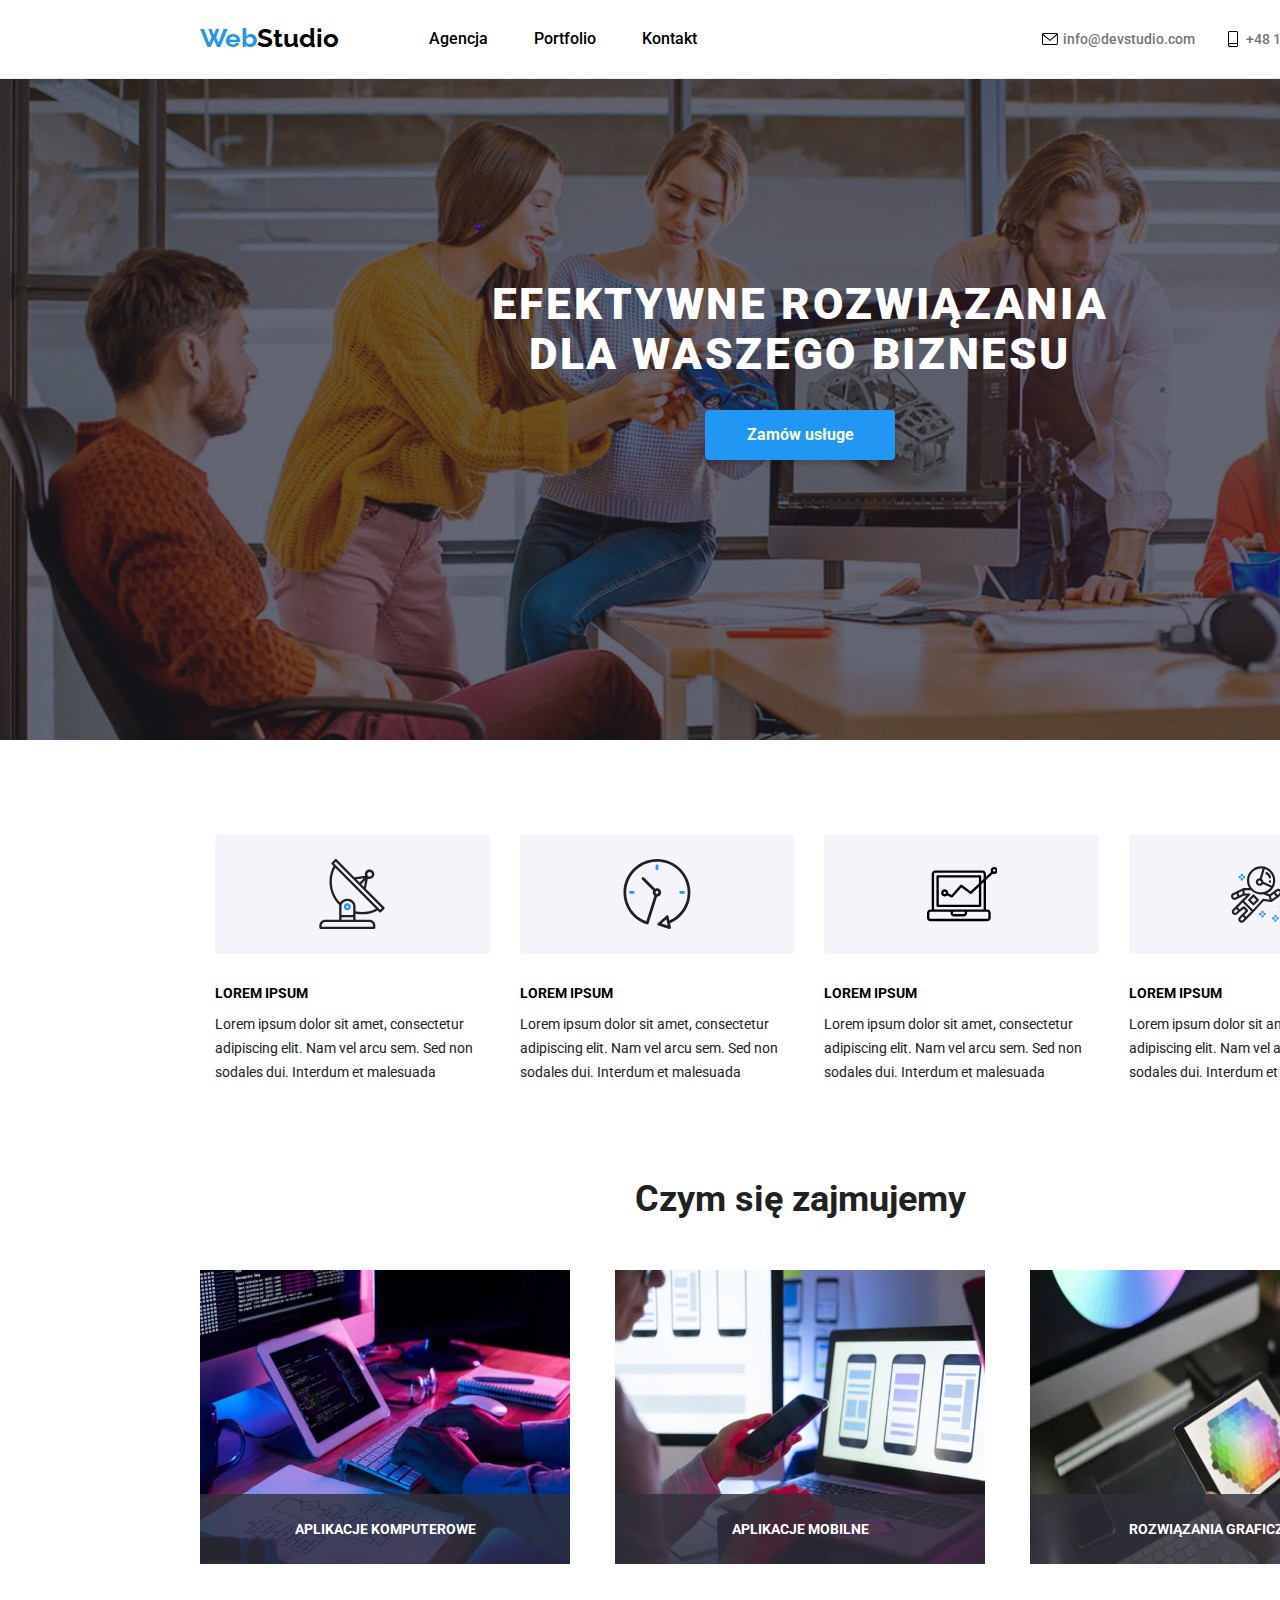
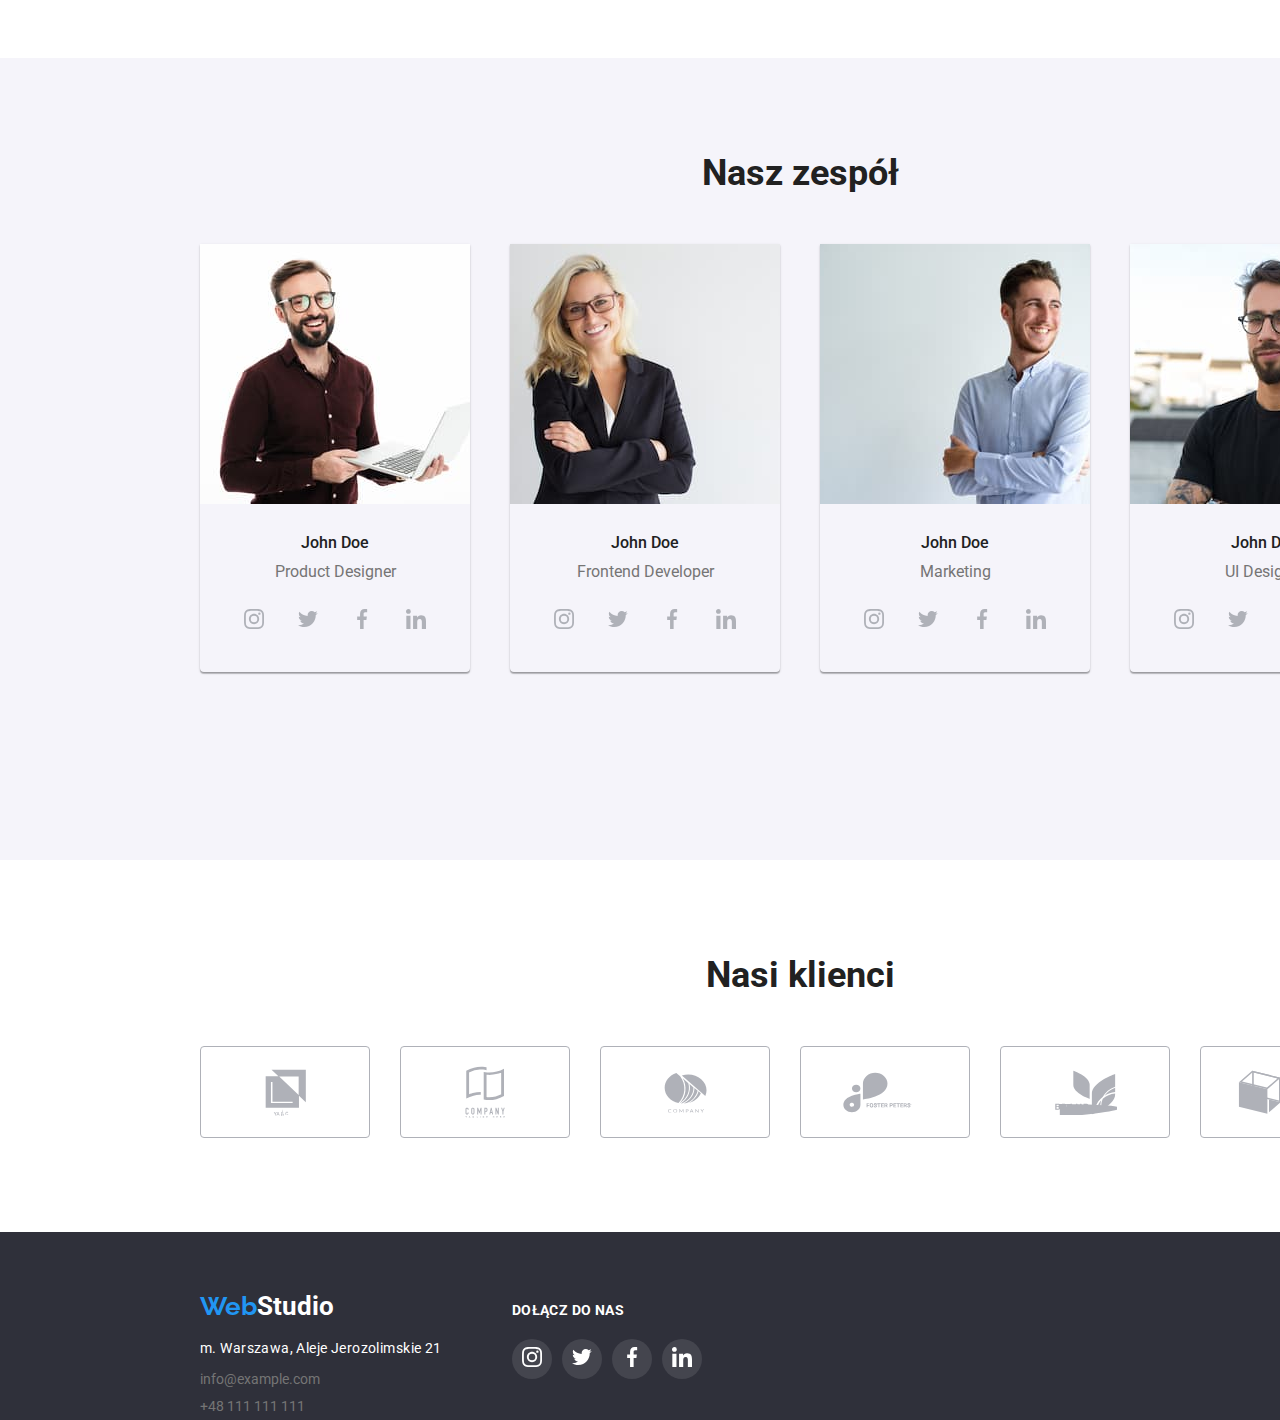
<file: index.html>
<!DOCTYPE html>
<html lang="pl">
  <head>
    <meta charset="UTF-8" />
    <meta http-equiv="X-UA-Compatible" content="IE=edge" />
    <meta name="viewport" content="width=device-width, initial-scale=1.0" />
    <title>Studio</title>
    <link
      rel="stylesheet"
      href="https://cdnjs.cloudflare.com/ajax/libs/modern-normalize/1.0.0/modern-normalize.min.css"
    />
    <link rel="stylesheet" href="css/style.css" />
    <link
      href="https://fonts.googleapis.com/css2?family=Raleway:wght@700&family=Roboto:wght@400;500;700;900&display=swap"
      rel="stylesheet"
    />
  </head>
  <body>
    <header class="page">
      <div class="container">
        <div class="navigation">
          <a href="index.html">
            <h2 class="logo-nav"><span class="header-nav">Web</span>Studio</h2>
          </a>
          <nav>
            <ul class="navigation-menu">
              <li>
                <a href="index.html" class="agency-active">Agencja</a>
              </li>
              <li>
                <a href="portfolio.html">Portfolio</a>
              </li>
              <li>
                <a href="#Kontakt">Kontakt</a>
              </li>
            </ul>
          </nav>
          <ul class="contact-links">
            <li>
              <a href="mailto:info@devstudio.com"
                ><svg class="icon-header" witdh="16" height="12">
                  <use href="./Images/Icons/icons.svg#icon-email"></use>
                </svg>
                info@devstudio.com
              </a>
            </li>
            <li>
              <a href="tel:+48111111111"
                ><svg class="icon-header" width="10" height="16">
                  <use
                    href="./Images/Icons/icons.svg#icon-smartphone"
                  ></use>
                  </svg>+48 111 111 111</a
              >
            </li>
          </ul>
        </div>
      </div>
    </header>
    <main>
      <div class="main-header">
        <div class="container">
          <div class="main-text-content">
            <h1 class="tittle-page">
              EFEKTYWNE ROZWIĄZANIA DLA WASZEGO BIZNESU
            </h1>
            <div class="backdrop is-hidden" data-modal>
              <div class="modal">
                <button type="button" class="close-btn" data-modal-close>
                  x
                </button>
              </div>
            </div>
            <button
              data-modal-open
              type="button"
              class="main-buttons"
              data-modal-open
            >
              Zamów usługe
            </button>
          </div>
        </div>
      </div>
      <div class="short-description">
        <div class="container">
          <ul class="description-lorem-ipsum">
            <li class="item-list-lorem-ipsum">
              <div class="icon-main-page">
                <svg width="70px" height="70px" viewBox="0 0 70 70">
                  <use href="./Images/Icons/icons.svg#icon-aerial"></use>
                </svg>
              </div>
              <h4 class="description-title">LOREM IPSUM</h4>
              <p class="description-text">
                Lorem ipsum dolor sit amet, consectetur adipiscing elit. Nam vel
                arcu sem. Sed non sodales dui. Interdum et malesuada
              </p>
            </li>
            <li class="item-list-lorem-ipsum">
              <div class="icon-main-page">
                <svg width="70px" height="70px" viewBox="0 0 70 70">
                  <use href="./Images/Icons/icons.svg#icon-clock"></use>
                </svg>
              </div>
              <h4 class="description-title">LOREM IPSUM</h4>
              <p class="description-text">
                Lorem ipsum dolor sit amet, consectetur adipiscing elit. Nam vel
                arcu sem. Sed non sodales dui. Interdum et malesuada
              </p>
            </li>
            <li class="item-list-lorem-ipsum">
              <div class="icon-main-page">
                <svg width="70px" height="70px" viewBox="0 0 70 70">
                  <use href="./Images/Icons/icons.svg#icon-computer"></use>
                </svg>
              </div>
              <h4 class="description-title">LOREM IPSUM</h4>
              <p class="description-text">
                Lorem ipsum dolor sit amet, consectetur adipiscing elit. Nam vel
                arcu sem. Sed non sodales dui. Interdum et malesuada
              </p>
            </li>
            <li class="item-list-lorem-ipsum">
              <div class="icon-main-page">
                <svg class="icon-list-svg" width="65" height="70">
                  <use href="./Images/Icons/icons.svg#icon-astronaut"></use>
                </svg>
              </div>
              <h4 class="description-title">LOREM IPSUM</h4>
              <p class="description-text">
                Lorem ipsum dolor sit amet, consectetur adipiscing elit. Nam vel
                arcu sem. Sed non sodales dui. Interdum et malesuada
              </p>
            </li>
          </ul>
        </div>
      </div>
      <section class="second-section">
        <div class="photos">
          <div class="container section">
            <h2>Czym się zajmujemy</h2>
            <ul class="photo list">
              <li class="photo-one">
                <div class="label">
                  <div class="text-label">
                    <p>aplikacje komputerowe</p>
                  </div>
                  <img
                    src="Images/Zdjecia/Images1.jpg"
                    alt="pisanie kodu"
                    width="370"
                    height="294"
                  />
                </div>
              </li>
              <li class="photo-two">
                <div class="label">
                  <div class="text-label">
                    <p>aplikacje mobilne</p>
                  </div>
                  <img
                    src="Images/Zdjecia/Images2.jpg"
                    alt="Konfiguracja telefonu"
                    width="370"
                    height="294"
                  />
                </div>
              </li>
              <li class="photo-three">
                <div class="label">
                  <div class="text-label">
                    <p>rozwiązania graficzne</p>
                  </div>
                  <img
                    src="Images/Zdjecia/Images3.jpg"
                    alt="wybieranie koloru"
                    width="370"
                    height="294"
                  />
                </div>
              </li>
            </ul>
          </div>
        </div>
      </section>
      <section class="dream-team">
        <div class="container">
          <h2 class="team-name"> Nasz zespół</h2>
          <ul class="selection-image">
            <li>
              <figure class="pictures">
                <img
                class="img"
                  src="Images/Praca/Pracownik11.jpg"
                  alt=" Product Designer John Doe"
                  width="270"
                  height="260"
                />
                <figcaption>
                  <p class="pictures-name">John Doe</p>
                  <p class="specialization">Product Designer</p>
                  <ul class="social-network-menu">
                    <span class="social-network">
                      <li class="social-network-list">
                        <a class="social-network-button-list" href="#">
                          <svg
                            class="social-network-icon"
                            width="20"
                            height="20"
                          >
                            <use
                              href="./Images/Icons/icons.svg#icon-instagram"
                            ></use>
                          </svg>
                        </a>
                      </li>
                      <li class="social-network-list">
                        <a class="social-network-button-list" href="#">
                          <svg
                            class="social-network-icon"
                            width="20"
                            height="20"
                          >
                            <use
                              href="./Images/Icons/icons.svg#icon-twiiter"
                            ></use>
                          </svg>
                        </a>
                      </li>
                      <li class="social-network-list">
                        <a class="social-network-button-list" href="#">
                          <svg
                            class="social-network-icon"
                            width="20"
                            height="20"
                          >
                            <use
                              href="./Images/Icons/icons.svg#icon-facebook"
                            ></use>
                          </svg>
                        </a>
                      </li>
                      <li class="social-network-list">
                        <a class="social-network-button-list" href="#">
                          <svg
                            class="social-network-icon"
                            width="20"
                            height="20"
                          >
                            <use
                              href="./Images/Icons/icons.svg#icon-linkedin"
                            ></use>
                          </svg>
                        </a>
                      </li>
                    </span>
                  </ul>
                </figcaption>
              </figure>
            </li>
            <li>
              <figure class="pictures">
                <img
                  class="img"
                  src="Images/Praca/Pracownik22.jpg"
                  alt="Kobieta  Frontend Developer "
                  width="270"
                  height="260"
                />
                <figcaption>
                  <p class="pictures-name">John Doe</p>
                  <p class="specialization">Frontend Developer</p>
                  <ul class="social-network-menu">
                    <span class="social-network">
                      <li class="social-network-list">
                        <a class="social-network-button-list" href="#">
                          <svg
                            class="social-network-icon"
                            width="20"
                            height="20"
                          >
                            <use
                              href="./Images/Icons/icons.svg#icon-instagram"
                            ></use>
                          </svg>
                        </a>
                      </li>
                      <li class="social-network-list">
                        <a class="social-network-button-list" href="#">
                          <svg
                            class="social-network-icon"
                            width="20"
                            height="20"
                          >
                            <use
                              href="./Images/Icons/icons.svg#icon-twiiter"
                            ></use>
                          </svg>
                        </a>
                      </li>
                      <li class="social-network-list">
                        <a class="social-network-button-list" href="#">
                          <svg
                            class="social-network-icon"
                            width="20"
                            height="20"
                          >
                            <use
                              href="./Images/Icons/icons.svg#icon-facebook"
                            ></use>
                          </svg>
                        </a>
                      </li>
                      <li class="social-network-list">
                        <a class="social-network-button-list" href="#">
                          <svg
                            class="social-network-icon"
                            width="20"
                            height="20"
                          >
                            <use
                              href="./Images/Icons/icons.svg#icon-linkedin"
                            ></use>
                          </svg>
                        </a>
                      </li>
                    </span>
                  </ul>
                </figcaption>
              </figure>
            </li>
            <li>
              <figure class="pictures">
                <img
                  class="img"
                  src="Images/Praca/Pracownik33.jpg"
                  alt="Specjalista marketnigu John Doe"
                  width="270"
                  height="260"
                />
                <figcaption>
                  <p class="pictures-name">John Doe</p>
                  <p class="specialization">Marketing</p>
                  <ul class="social-network-menu">
                    <span class="social-network">
                      <li class="social-network-list">
                        <a class="social-network-button-list" href="#">
                          <svg
                            class="social-network-icon"
                            width="20"
                            height="20"
                          >
                            <use
                              href="./Images/Icons/icons.svg#icon-instagram"
                            ></use>
                          </svg>
                        </a>
                      </li>
                      <li class="social-network-list">
                        <a class="social-network-button-list" href="#">
                          <svg
                            class="social-network-icon"
                            width="20"
                            height="20"
                          >
                            <use
                              href="./Images/Icons/icons.svg#icon-twiiter"
                            ></use>
                          </svg>
                        </a>
                      </li>
                      <li class="social-network-list">
                        <a class="social-network-button-list" href="#">
                          <svg
                            class="social-network-icon"
                            width="20"
                            height="20"
                          >
                            <use
                              href="./Images/Icons/icons.svg#icon-facebook"
                            ></use>
                          </svg>
                        </a>
                      </li>
                      <li class="social-network-list">
                        <a class="social-network-button-list" href="#">
                          <svg
                            class="social-network-icon"
                            width="20"
                            height="20"
                          >
                            <use
                              href="./Images/Icons/icons.svg#icon-linkedin"
                            ></use>
                          </svg>
                        </a>
                      </li>
                    </span>
                  </ul>
                </figcaption>
              </figure>
            </li>
            <li>
              <figure class="pictures">
                <img
                  class="img"
                  src="Images/Praca/Pracownik44.jpg"
                  alt="UI Designer John Doe"
                  width="270"
                  height="260"
                />
                <figcaption>
                  <p class="pictures-name">John Doe</p>
                  <p class="specialization">UI Designer</p>
                  <ul class="social-network-menu">
                    <span class="social-network">
                      <li class="social-network-list">
                        <a class="social-network-button-list" href="#">
                          <svg
                            class="social-network-icon"
                            width="20"
                            height="20"
                          >
                            <use
                              href="./Images/Icons/icons.svg#icon-instagram"
                            ></use>
                          </svg>
                        </a>
                      </li>
                      <li class="social-network-list">
                        <a class="social-network-button-list" href="#">
                          <svg
                            class="social-network-icon"
                            width="20"
                            height="20"
                          >
                            <use
                              href="./Images/Icons/icons.svg#icon-twiiter"
                            ></use>
                          </svg>
                        </a>
                      </li>
                      <li class="social-network-list">
                        <a class="social-network-button-list" href="#">
                          <svg
                            class="social-network-icon"
                            width="20"
                            height="20"
                          >
                            <use
                              href="./Images/Icons/icons.svg#icon-facebook"
                            ></use>
                          </svg>
                        </a>
                      </li>
                      <li class="social-network-list">
                        <a class="social-network-button-list" href="#">
                          <svg
                            class="social-network-icon"
                            width="20"
                            height="20"
                          >
                            <use
                              href="./Images/Icons/icons.svg#icon-linkedin"
                            ></use>
                          </svg>
                        </a>
                      </li>
                    </span>
                  </ul>
                </figcaption>
              </figure>
            </li>
          </ul>
        </div>
      </section>
      <section>
        <div class="container">
          <h2 class="client-list">Nasi klienci</h2>
          <ul class="primary-client-list">
            <li>
              <a class="clients" href="#">
                <svg class="primary-client-list-svg" width="41" height="47">
                  <use href="./Images/Icons/icons.svg#icon-company-1"></use>
                </svg>
              </a>
            </li>
            <li>
              <a class="clients" href="#">
                <svg class="primary-client-list-svg" width="40" height="52">
                  <use href="./Images/Icons/icons.svg#icon-company-2"></use>
                </svg>
              </a>
            </li>
            <li>
              <a class="clients" href="#">
                <svg class="primary-client-list-svg" width="43" height="41">
                  <use href="./Images/Icons/icons.svg#icon-company-3"></use>
                </svg>
              </a>
            </li>
            <li>
              <a class="clients" href="#">
                <svg class="primary-client-list-svg" width="84" height="41">
                  <use href="./Images/Icons/icons.svg#icon-company-4"></use>
                </svg>
              </a>
            </li>
            <li>
              <a class="clients" href="#">
                <svg class="primary-client-list-svg" width="63" height="45">
                  <use href="./Images/Icons/icons.svg#icon-company-5"></use>
                </svg>
              </a>
            </li>
            <li>
              <a class="clients" href="#">
                <svg class="primary-client-list-svg" width="94" height="44">
                  <use href="./Images/Icons/icons.svg#icon-company-6"></use>
                </svg>
              </a>
            </li>
          </ul>
        </div>
      </section>
    </main>
    <footer class="footer-navigation">
        <div class="container test">
            <div class="block">
            <a href="index.html">
                <h2 class="navigation-footer-header">
                <span class="header-nav">Web</span>Studio</h2></a>
            <address class="address">
                <p>m. Warszawa, Aleje Jerozolimskie 21</p>
             </address>
                 <ul class="contact">
                     <li> <a href="mailto:info@example.com">info@example.com</a></li> 
                     <li><a href="tel:+48111111111">+48 111 111 111</a></li>
                     </div>
                     <div class="socialmedia-center">
         <section class="footer-socialmedia">
            <h3 class="footer-socialmedia-title">dołącz do nas</h3>
            <ul class="list-footer-socialmedia-menu">
                <li class="footer-socialmedia-item">
                    <a href="#">
                    <svg class="footer-socialmedia-svg" width="20" height="20" >
                        <use href="./Images/Icons/icons.svg#icon-instagram">
                        </use>
                    </svg>
                    </a>
                </li>
                <li class="footer-socialmedia-item">
                    <a href="#">
                    <svg class="footer-socialmedia-svg" width="20" height="20">
                        <use href="./Images/Icons/icons.svg#icon-twiiter">
                        </use>
                    </svg>
                    </a>
                </li>
                <li class="footer-socialmedia-item">
                    <a href="#">
                    <svg class="footer-socialmedia-svg" width="20" height="20">
                        <use href="./Images/Icons/icons.svg#icon-facebook">
                        </use>
                    </svg>
                    </a>
                </li>
                <li class="footer-socialmedia-item">
                    <a href="#">
                    <svg class="footer-socialmedia-svg" width="20" height="20">
                        <use href="./Images/Icons/icons.svg#icon-linkedin">
                        </use>
                    </svg>
                    </a>
                </li>
            </ul>
            </div>
        </div>
    </div>
         </section>
    </footer>
    <script src="./js/modal.js"></script>
  </body>
</html>
</file>
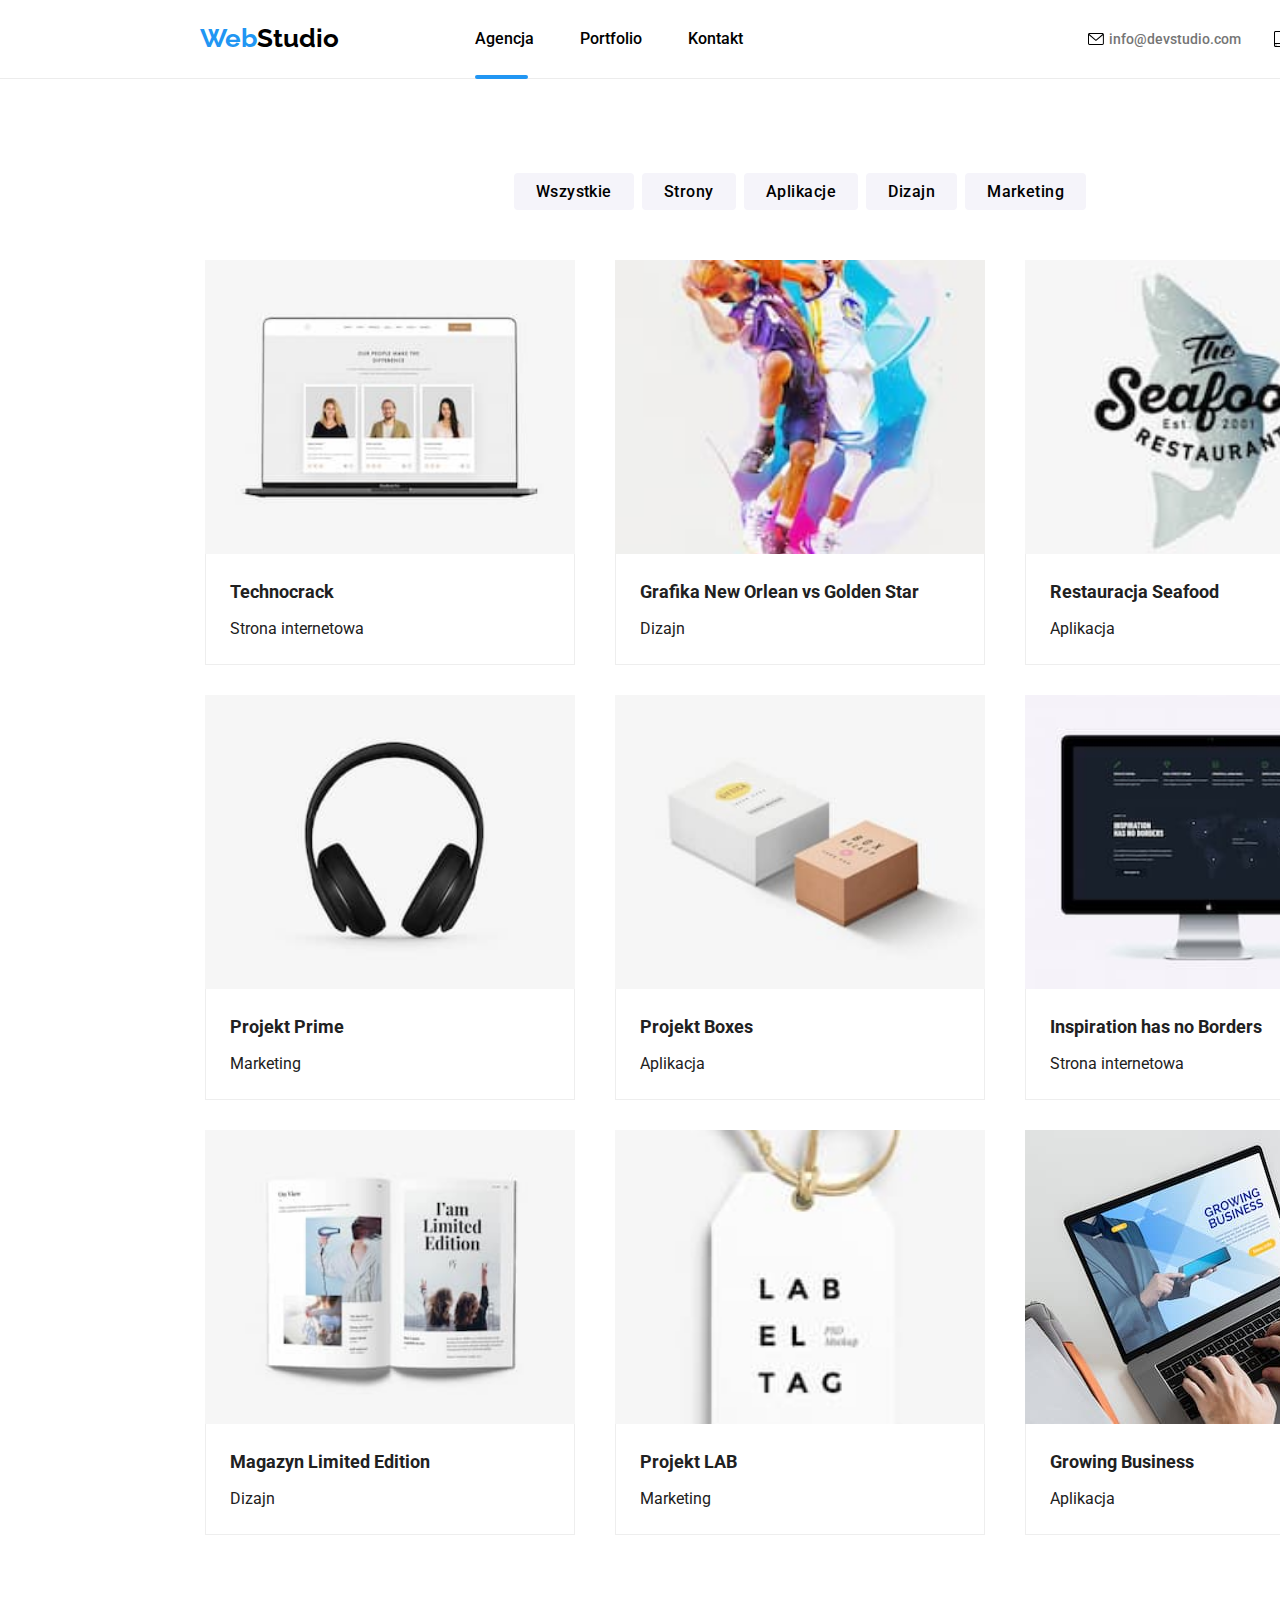
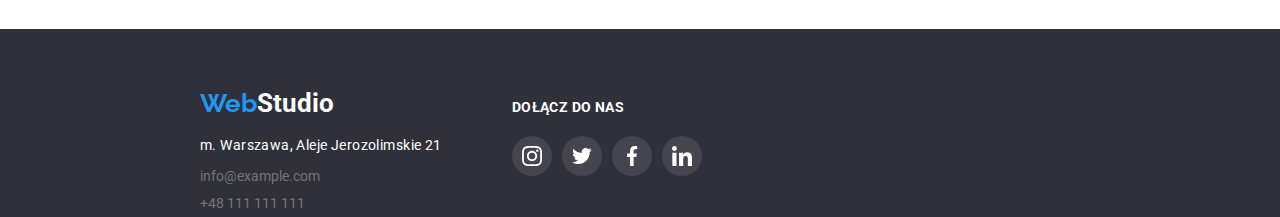
<file: portfolio.html>
<DOCTYPE html>
<html lang="pl">
    <head>
        <meta charset="UTF-8" />
        <meta http-equiv="X-UA-Compatible" content="IE=edge" />
        <meta name="viewport" content="width=device-width, initial-scale=1.0" />
        <title>Studio</title>
        <link
            rel="stylesheet"
            href="https://cdnjs.cloudflare.com/ajax/libs/modern-normalize/1.0.0/modern-normalize.min.css"
        />
        <link rel="stylesheet" href="css/style.css" />
        <link
            href="https://fonts.googleapis.com/css2?family=Raleway:wght@700&family=Roboto:wght@400;500;700;900&display=swap"
            rel="stylesheet"
        />
    </head>
    <body>
             <header class="page">
                <div class="container">
                <div class="navigation">
                     <a href="index.html">
                    <h2 class="logo-nav">
                        <span class="header-nav">Web</span>Studio
                    </h2>
                <nav>
                    <ul class="navigation-menu">
                        <li>
                            <a href="index.html" class="agency link active">Agencja</a>
                        </li>
                        <li>
                            <a href="portfolio.html">Portfolio</a>
                        </li>
                        <li>
                            <a href="Kontakt">Kontakt</a>
                        </li>
                    </ul>
                </nav>
                <ul class="contact-links">
                  <li>
                 <a href="mailto:info@devstudio.com"><svg class="icon-header" witdh="16" height="12">
                    <use href="./Images/Icons/icons.svg#icon-email"></use>
                 </svg>info@devstudio.com
               </a>
                  </li>
                  <li>
                  <a href="tel:+48111111111"><svg class="icon-header" witdh="10" height="16">
                    <use href="./Images/Icons/icons.svg#icon-smartphone"></use>
                    </svg>+48 111 111 111</a>
                  </li>
                </ul>
                </div>
                </div>
            </header>
        <main>
            <section>
                <div class="container"></div>
                    <div class="button-style">
                 <ul class="button-list">
                    <li>
                        <button type="button">Wszystkie</button>
                    </li>
                    <li>
                        <button type="button">Strony</button>
                    </li>
                    <li>
                        <button type="button">Aplikacje</button>
                    </li>
                    <li>
                        <button type="button">Dizajn</button>
                    </li>
                    <li>
                        <button type="button">Marketing</button>
                    </li>
                 </ul>
                </div>
                </div>
            </section>
            <section>
             <div class="container">
                <ul class="product-center">
                    <li class= "overlay-box">
                        <figure class="product">
                            <div class="container-overlay">      
                                <img
                                class="img"
                                    src="Images/Images_Portfolio/port1.jpg"
                                    alt="strona internetowa"
                                    width="370"
                                    height="294"
                                />
                                <div class="overlay">
                                    <p class="overlay-text">
                                         Technocrack jest popularną platformą wykorzystywaną do
                                        rozpowszechniania koronawirusa. Firmy wykorzystują tę
                                        platformę do celów szpiegowskich i ataków na
                                         niezabezpieczone serwery konkurencji
                                    </p>
                                </div>
                                </div>   
                                <figcaption class="photo-description">
                                    <p class="product-name">Technocrack</p>
                                    <p class="product-description">
                                        Strona internetowa
                                    </p>
                                </figcaption>
                            </figure>
                        </li>
                        <li class= "overlay-box">
                            <figure class="product">
                                  <div class="container-overlay">
                                <img
                                class="img"
                                    src="Images/Images_Portfolio/port2.jpg"
                                    alt=" mecz koszykowki"
                                    width="370"
                                    height="294"
                                />
                                 <div class="overlay">
                                    <p class="overlay-text">
                                         Technocrack jest popularną platformą wykorzystywaną do
                                        rozpowszechniania koronawirusa. Firmy wykorzystują tę
                                        platformę do celów szpiegowskich i ataków na
                                         niezabezpieczone serwery konkurencji
                                    </p>
                                </div>
                                </div>   
                                <figcaption class="photo-description">
                                    <p class="product-name">
                                        Grafika New Orlean vs Golden Star
                                    </p>
                                    <p class="product-description">Dizajn</p>
                                </figcaption>
                            </figure>
                        </li>
                        <li class= "overlay-box">
                            <figure class="product">
                                  <div class="container-overlay">
                                <img
                                class="img"
                                    src="Images/Images_Portfolio/port3.jpg"
                                    alt="logo restauracji"
                                    width="370"
                                    height="294"
                                />
                                 <div class="overlay">
                                    <p class="overlay-text">
                                         Technocrack jest popularną platformą wykorzystywaną do
                                        rozpowszechniania koronawirusa. Firmy wykorzystują tę
                                        platformę do celów szpiegowskich i ataków na
                                         niezabezpieczone serwery konkurencji
                                    </p>
                                </div>
                                </div>   
                                <figcaption class="photo-description">
                                    <p class="product-name">Restauracja Seafood</p>
                                    <p class="product-description">Aplikacja</p>
                                </figcaption>
                            </figure>
                        </li>
                        <li class= "overlay-box">
                            <figure class="product">
                                  <div class="container-overlay">
                                <img
                                class="img"
                                    src="Images/Images_Portfolio/port4.jpg"
                                    alt="czarne słuchawki "
                                    width="370"
                                    height="294"
                                />
                                 <div class="overlay">
                                    <p class="overlay-text">
                                         Technocrack jest popularną platformą wykorzystywaną do
                                        rozpowszechniania koronawirusa. Firmy wykorzystują tę
                                        platformę do celów szpiegowskich i ataków na
                                         niezabezpieczone serwery konkurencji
                                    </p>
                                </div>
                                </div>   
                                <figcaption class="photo-description">
                                    <p class="product-name">Projekt Prime</p>
                                    <p class="product-description">Marketing</p>
                                </figcaption>
                            </figure>
                        </li>
                        <li class= "overlay-box">
                            <figure class="product">
                                  <div class="container-overlay">
                                <img
                                class="img"
                                    src="Images/Images_Portfolio/port5.jpg"
                                    alt="dwa pudełka"
                                    width="370"
                                    height="294"
                                />
                                 <div class="overlay">
                                    <p class="overlay-text">
                                         Technocrack jest popularną platformą wykorzystywaną do
                                        rozpowszechniania koronawirusa. Firmy wykorzystują tę
                                        platformę do celów szpiegowskich i ataków na
                                         niezabezpieczone serwery konkurencji
                                    </p>
                                </div>
                                </div>   
                                <figcaption class="photo-description">
                                    <p class="product-name">Projekt Boxes</p>
                                    <p class="product-description">Aplikacja</p>
                                </figcaption>
                            </figure>
                        </li>
                        <li class= "overlay-box">
                            <figure class="product">
                                  <div class="container-overlay">
                                <img
                                class="img"
                                    src="Images/Images_Portfolio/port6.jpg"
                                    alt="Monitor firmy apple"
                                    width="370"
                                    height="294"
                                />
                                 <div class="overlay">
                                    <p class="overlay-text">
                                         Technocrack jest popularną platformą wykorzystywaną do
                                        rozpowszechniania koronawirusa. Firmy wykorzystują tę
                                        platformę do celów szpiegowskich i ataków na
                                         niezabezpieczone serwery konkurencji
                                    </p>
                                </div>
                                </div>   
                                <figcaption class="photo-description">
                                    <p class="product-name">
                                        Inspiration has no Borders
                                    </p>
                                    <p class="product-description">
                                        Strona internetowa
                                    </p>
                                </figcaption>
                            </figure>
                        </li>
                        <li class= "overlay-box">
                            <figure class="product">
                                  <div class="container-overlay">
                                <img
                                class="img"
                                    src="Images/Images_Portfolio/port7.jpg"
                                    alt="otwarta książka"
                                    width="370"
                                    height="294"
                                />
                                 <div class="overlay">
                                    <p class="overlay-text">
                                         Technocrack jest popularną platformą wykorzystywaną do
                                        rozpowszechniania koronawirusa. Firmy wykorzystują tę
                                        platformę do celów szpiegowskich i ataków na
                                         niezabezpieczone serwery konkurencji
                                    </p>
                                </div>
                                </div>   
                                <figcaption class="photo-description">
                                    <p class="product-name">
                                        Magazyn Limited Edition
                                    </p>
                                    <p class="product-description">Dizajn</p>
                                </figcaption>
                            </figure>
                        </li>
                        <li class= "overlay-box">
                            <figure class="product">
                                  <div class="container-overlay">
                                <img
                                class="img"
                                    src="Images/Images_Portfolio/port8.jpg"
                                    alt="biała zawieszka"
                                    width="370"
                                    height="294"
                                />
                                 <div class="overlay">
                                    <p class="overlay-text">
                                         Technocrack jest popularną platformą wykorzystywaną do
                                        rozpowszechniania koronawirusa. Firmy wykorzystują tę
                                        platformę do celów szpiegowskich i ataków na
                                         niezabezpieczone serwery konkurencji
                                    </p>
                                </div>
                                </div>   
                                <figcaption class="photo-description">
                                    <p class="product-name">Projekt LAB</p>
                                    <p class="product-description">Marketing</p>
                                </figcaption>
                            </figure>
                        </li>
                        <li class= "overlay-box">
                            <figure class="product">
                                  <div class="container-overlay">
                                <img
                                class="img"
                                    src="Images/Images_Portfolio/port9.jpg"
                                    alt="rece piszące na klawiaturze "
                                    width="370"
                                    height="294"
                                />
                                 <div class="overlay">
                                    <p class="overlay-text">
                                         Technocrack jest popularną platformą wykorzystywaną do
                                        rozpowszechniania koronawirusa. Firmy wykorzystują tę
                                        platformę do celów szpiegowskich i ataków na
                                         niezabezpieczone serwery konkurencji
                                    </p>
                                </div>
                                </div>   
                                <figcaption class="photo-description">
                                    <p class="product-name">Growing Business</p>
                                    <p class="product-description">Aplikacja</p>
                                </figcaption>
                            </figure>
                        </li>
                    </ul>
                    </div> 
                </div>
                </div>
                </section>
                </main>
                <footer class="footer-navigation">
                    <div class="container test">
                        <div class="block">
                        <a href="index.html">
                            <h2 class="navigation-footer-header">
                            <span class="header-nav">Web</span>Studio</h2></a>
                        <address class="address">
                            <p>m. Warszawa, Aleje Jerozolimskie 21</p>
                         </address>
                             <ul class="contact">
                                 <li> <a href="mailto:info@example.com">info@example.com</a></li> 
                                 <li><a href="tel:+48111111111">+48 111 111 111</a></li>
                                 </div>
                                 <div class="socialmedia-center">
                     <section class="footer-socialmedia">
                        <h3 class="footer-socialmedia-title">dołącz do nas</h3>
                        <ul class="list-footer-socialmedia-menu">
                            <li class="footer-socialmedia-item">
                                <a href="#">
                                <svg class="footer-socialmedia-svg" width="20" height="20" >
                                    <use href="./Images/Icons/icons.svg#icon-instagram">
                                    </use>
                                </svg>
                                </a>
                            </li>
                            <li class="footer-socialmedia-item">
                                <a href="#">
                                <svg class="footer-socialmedia-svg" width="20" height="20">
                                    <use href="./Images/Icons/icons.svg#icon-twiiter">
                                    </use>
                                </svg>
                                </a>
                            </li>
                            <li class="footer-socialmedia-item">
                                <a href="#">
                                <svg class="footer-socialmedia-svg" width="20" height="20">
                                    <use href="./Images/Icons/icons.svg#icon-facebook">
                                    </use>
                                </svg>
                                </a>
                            </li>
                            <li class="footer-socialmedia-item">
                                <a href="#">
                                <svg class="footer-socialmedia-svg" width="20" height="20">
                                    <use href="./Images/Icons/icons.svg#icon-linkedin">
                                    </use>
                                </svg>
                                </a>
                            </li>
                        </ul>
                        </div>
                    </div>
                </div>
                     </section>
                </footer>
                <script src="./js/modal.js"></script>
              </body>
            </html>
</file>
<file: css/style.css>
* {
  box-sizing: border-box;
  margin: 0;
  padding: 0;
}
:root {
  --accent-color: #2196f3;
  --background-color: #2f303a;
  --contacts-color: rgba(255, 255, 255, 0.6);
  --contacts-header-color: #757575;
  --body-background-color: #ffffff;
  --main-text-color: #212121;
  --color-icon: #afb1b8;
  --grey-line-color: #eeeeee;
  --blue-color: rgba(33, 150, 243, 1);
}
.img {
  object-fit: cover;
  display: block;
}
body {
  font-family: "Roboto", "Raleway", sans-serif;
  color: var(--main-text-color);
  margin: auto;
  width: 1600px;
}
.navigation-menu {
  display: flex;
  list-style: none;
  gap: 46px;
}
.navigation-menu li {
  display: inline;
  text-decoration: none;
}

.navigation-menu li:hover {
  display: inline;
  text-decoration: none;
  transition: 250ms;
}

.navigation-menu a {
  text-decoration: none;
}

.navigation-menu a:hover {
  display: inline;
  text-decoration: none;
  transition: 250ms;
}
.navigation {
  display: flex;
  align-items: center;
  padding-top: 24px;
  padding-bottom: 24px;
}
.page {
  border-bottom: 1px solid #ececec;
}
.portfolio-page {
  border-bottom: 1px solid #ececec;
}
.header-nav {
  font-family: "Raleway";
  color: var(--accent-color);
  font-weight: 700;
  font-size: 26px;
}
.logo-nav {
  font-family: "Raleway";
}
.navigation h2 {
  font-size: 26px;
  padding-right: 90px;
}
.navigation a {
  text-decoration: none;
  color: #000000;
  font-size: 16px;
  font-weight: 500;
}
.contact-links li a:hover svg {
  fill: var(--accent-color);
  transition: 250ms;
}
.contact-links a {
  display: flex;
  align-items: center;
  font-size: 14px;
  line-height: 24px;
  color: var(--contacts-header-color);
}
.contact-links {
  display: flex;
  align-items: center;
  list-style: none;
  font-size: 14px;
  line-height: 24px;
  color: var(--contacts-header-color);
  padding-left: 345px;
  gap: 30px;
}
.short-description {
  padding-top: 94px;
}
.footer-navigation a {
  text-decoration: none;
  color: #ffffff;
  fill: var(--body-background-color);
}
.navigation a:focus,
.navigation a:hover,
.footer-navigation a:focus,
.footer-navigation a:hover {
  color: var(--accent-color);
  transition: 250ms;
}
.main-header {
  display: block;
  margin: auto;
  background-image: linear-gradient(to right, #2f303a66 40%, #2f303a66 40%),
    url(../Images/Zdjecia/Img.jpg);
  background-size: cover;
}
.main-text-content {
  display: block;
  text-align: center;
  padding-top: 200px;
  padding-bottom: 280px;
}
.tittle-page {
  display: flex;
  font-family: "Roboto";
  font-weight: 900;
  font-size: 44px;
  margin: auto;
  justify-content: space-around;
  text-transform: uppercase;
  color: #ffffff;
  padding-bottom: 30px;
  letter-spacing: 0.06em;
  width: 696px;
}
.second-section {
  display: flex;
  justify-content: space-around;
  padding-top: 94px;
  padding-bottom: 94px;
}
.close-btn {
  position: absolute;
  top: 8px;
  right: 8px;
  width: 30px;
  height: 30px;
  border-radius: 50%;
  background-color: var(--body-background-color);
  border: 1px solid rgba(0, 0, 0, 0.1);
  cursor: pointer;
}
.close-btn:focus,
.close-btn:hover {
  border-color: var(--accent-color);
  background: var(--body-background-color);
  color: var(--accent-color);
  box-shadow: 0px 1px 3px rgba(0, 0, 0, 0.12), 0px 1px 1px rgba(0, 0, 0, 0.14),
    0px 2px 1px rgba(0, 0, 0, 0.2);
  transition: color 250ms, background 250ms;
  transition-timing-function: cubic-bezier(0.4, 0, 0.2, 1);
}
.backdrop {
  position: fixed;
  left: 0;
  top: 0;
  width: 100%;
  height: 100%;
  background-color: rgba(0, 0, 0, 0.1);
}
.backdrop:focus,
.backdrop:hover {
  transition: color 250ms, background 250ms;
  transition-timing-function: cubic-bezier(0.4, 0, 0.2, 1);
}
.is-hidden {
  opacity: 0;
  visibility: hidden;
  pointer-events: none;
}
.modal {
  position: absolute;
  top: 50%;
  left: 50%;
  transform: translate(-50%, -50%);
  width: 528px;
  min-height: 581px;
  background-color: #ffffff;
}
.main-buttons {
  background-color: var(--accent-color);
  font-family: "Roboto";
  line-height: 1.87;
  font-weight: 700;
  font-size: 16px;
  color: #ffffff;
  text-align: center;
  box-shadow: 0px 4px 4px rgba(0, 0, 0, 0.15);
  border-radius: 4px;
  border: none;
  padding: 10px 41px 10px 42px;
}
.main-buttons:hover {
  cursor: pointer;
  transition: 250ms;
}
.container {
  width: 1200px;
  margin: 0 auto;
}
.description-lorem-ipsum {
  list-style-type: none;
  display: flex;
  gap: 30px;
  padding-left: 15px;
  padding-right: 15px;
}
.icon-main-page {
  display: flex;
  background-color: #f5f4fa;
  padding-top: 25px;
  padding-bottom: 25px;
  padding-left: 102.34px;
  padding-right: 102.34px;
  margin-bottom: 30px;
  border-radius: 4px;
}
.icon-list {
  list-style-type: none;
  display: flex;
  gap: 30px;
  padding-left: 15px;
  padding-right: 15px;
}
.lorem-ipsum-page {
  display: flex;
  justify-content: center;
  align-items: center;
  width: 270px;
  height: 120px;
  background-color: #f5f4fa;
  border-radius: 4px;
  margin-bottom: 30px;
}
.description-title {
  line-height: 1.36;
  font-weight: 700;
  color: var(--brand-color, black);
  font-size: 14px;
}
.description-text {
  line-height: 1.71;
  padding-top: 10px;
  color: var(--description-color);
  font-size: 14px;
}
.icon-list-svg {
  width: 65px;
  height: 70px;
}
.title-profile {
  font-weight: 700;
  font-size: 14px;
  line-height: 1.14;
}
.profile {
  font-size: 14px;
  line-height: 1.71;
  padding-top: 10px;
}
.footer-navigation {
  background-color: var(--background-color);
}
.contact {
  font-size: 14px;
  list-style: none;
}
.contact a {
  display: inline-block;
  font-size: 14px;
  line-height: 1.71;
  color: var(--contacts-header-color);
  width: 231px;
  margin-top: 9px;
  display: block;
}
.footer-navigation address {
  color: #ffffff;
  font-size: 14px;
}
.navigation-color {
  font-family: "Raleway";
  font-weight: 700;
  font-size: 26px;
  color: #ffffff;
}
.team-name {
  display: block;
  text-align: center;
  font-family: "Roboto";
  font-weight: 700;
  font-size: 36px;
  line-height: 1.17;
  padding-bottom: 50px;
}
.pictures {
  width: 270px;
  height: 428px;
  box-shadow: 0px 1px 3px rgba(0, 0, 0, 0.12), 0px 1px 1px rgba(0, 0, 0, 0.14),
    0px 2px 1px rgba(0, 0, 0, 0.2);
  border-radius: 0px 0px 4px 4px;
}
.pictures-name {
  font-weight: 500;
  font-size: 16px;
  color: var(--main-text-color);
  text-align: center;
  padding-top: 30px;
}
.specialization {
  font-size: 16px;
  color: var(--contacts-header-color);
  text-align: center;
  padding-top: 10px;
}
.selection-image {
  display: flex;
  list-style: none;
  flex-direction: row;
  justify-content: space-between;
  gap: 30px;
  padding-bottom: 94px;
}
.navigation-footer-header {
  display: inline-block;
  color: #ffffff;
  font-weight: 700;
  font-size: 26px;
  padding-top: 60px;
  padding-bottom: 15px;
}
.logo-nav {
  font-weight: 700;
  font-size: 26px;
}
.button-style {
  display: flex;
  justify-content: space-around;
  padding-top: 94px;
  padding-bottom: 50px;
}
.button-list {
  list-style-type: none;
  display: flex;
}
.button-list button {
  font-family: "Roboto";
  color: #000000;
  font-weight: 500;
  line-height: 1.6;
  text-align: center;
  font-size: 16px;
  background-color: #f5f4fa;
  border-radius: 4px;
  border: none;
  margin: 0 4px;
  padding: 6px 22px;
  letter-spacing: 0.03em;
}
.button-list button:focus,
.button-list button:hover {
  background-color: var(--accent-color);
  color: #ffffff;
  cursor: pointer;
  box-shadow: 0px 3px 1px rgba(0, 0, 0, 0.1), 0px 1px 2px rgba(0, 0, 0, 0.08),
    0px 2px 2px rgba(0, 0, 0, 0.12);
  transition: 250ms;
}
.photo-description {
  padding: 20px 24px;
  border-bottom: 1px solid var(--grey-line-color);
  border-left: 1px solid var(--grey-line-color);
  border-right: 1px solid var(--grey-line-color);
}
.product {
  width: 370px;
}
.product:hover {
  cursor: pointer;
  box-shadow: 0px 1px 1px rgba(0, 0, 0, 0.12), 0px 4px 4px rgba(0, 0, 0, 0.06),
    1px 4px 6px rgba(0, 0, 0, 0.16);
  transition: 250ms;
}
.product-name {
  padding-bottom: 4px;
  font-weight: 700;
  font-size: 18px;
  line-height: 2;
}
.product-description {
  color: var(--description-color);
  line-height: 1.875;
  font-size: 16px;
}
.product-center {
  display: flex;
  justify-content: space-around;
  flex-wrap: wrap;
  list-style: none;
  gap: 30px;
  padding-bottom: 94px;
}
.dream-team {
  display: flex;
  justify-content: space-around;
  background-color: #f5f4fa;
  padding-top: 94px;
  padding-bottom: 94px;
}
.address {
  font-style: normal;
  padding-bottom: 5px;
  color: var(--contacts-color);
  font-weight: 400;
  font-size: 14px;
  line-height: 1.714;
  letter-spacing: 0.03em;
}
.icon-header {
  margin-right: 5px;
  width: 16px;
  height: 16px;
}
.icon-header:hover,
.icon-header:focus {
  fill: var(--accent-color);
  transition: 250ms;
}
.client-list {
  display: block;
  text-align: center;
  font-family: "Roboto";
  font-weight: 700;
  font-size: 36px;
  line-height: 1.17;
  padding-top: 94px;
  padding-bottom: 50px;
}
.primary-client-list {
  display: flex;
  list-style: none;
  gap: 30px;
  padding-bottom: 94px;
}
.primary-client-list li {
  display: flex;
  justify-content: center;
  align-items: center;
  width: 170px;
  height: 92px;
  border-radius: 4px;
  border: 1px solid #afb1b8;
  fill: var(--color-icon);
}
.primary-client-list :focus,
.primary-client-list :hover {
  fill: var(--accent-color);
  border-color: var(--accent-color);
  cursor: pointer;
  transition: 250ms;
}
.footer-socialmedia-title {
  font-weight: 700;
  font-size: 14px;
  line-height: 1.14;
  letter-spacing: 0.03em;
  text-transform: uppercase;
  color: var(--body-background-color);
  margin: 0;
}
.list-footer-socialmedia-menu {
  fill: #ffffff;
  display: flex;
  padding-top: 20px;
  gap: 10px;
}
.footer-socialmedia-item {
  fill: #ffffff;
  width: 40px;
  height: 40px;
  display: flex;
  justify-content: center;
  align-items: center;
  border-radius: 50%;
  background: rgba(255, 255, 255, 0.1);
}
.footer-socialmedia-item:focus,
.footer-socialmedia-item:hover {
  cursor: pointer;
  background-color: var(--accent-color);
  transition-duration: 250ms;
  transition-timing-function: cubic-bezier(0.4, 0, 0.2, 1);
}
.contact {
  font-size: 14px;
  list-style: none;
}
.contact a {
  display: inline-block;
  font-size: 14px;
  line-height: 9px;
  color: var(--contacts-header-color);
  width: 231px;
  padding-bottom: 9px;
}
.social-network {
  margin-left: auto;
  margin-right: auto;
  display: flex;
  align-items: center;
  justify-content: center;
  gap: 10px;
  width: 206px;
  padding-top: 16px;
  list-style: none;
}
.social-network-button-list {
  display: inline-flex;
  padding: 12px;
  width: 44px;
  height: 44px;
  border-radius: 50%;
  fill: var(--color-icon);
}
.social-network-button-list:hover,
.social-network-button-list:focus,
.social-network-button-list:active {
  background-color: var(--accent-color);
  fill: var(--body-background-color);
  transition: 250ms;
}
.block {
  padding-right: 70px;
}
.test {
  display: flex;
  align-items: baseline;
}
.product img {
  display: block;
}
.overlay-box {
  margin: 0;
  position: relative;
  overflow: hidden;
}
.overlay {
  position: absolute;
  top: 0;
  left: 0;
  width: 100%;
  height: 100%;
  transform: translateY(100%);
  transition: 250ms;
  padding: 49px 45px 49px 24px;
}
.overlay:focus,
.overlay:hover {
  transition-duration: 250ms;
  transition-timing-function: cubic-bezier(0.4, 0, 0.2, 1);
}
.overlay-box:hover .overlay {
  transform: translatex(0);
  background: rgba(33, 150, 243, 0.9);
  transition-duration: 250ms;
  transition-timing-function: cubic-bezier(0.4, 0, 0.2, 1);
}
.overlay-text {
  font-weight: 400;
  font-size: 18px;
  color: var(--body-background-color);
  line-height: 28px;
  letter-spacing: 0.03em;
}
.container-overlay {
  display: flex;
  height: 294px;
  position: relative;
  overflow: hidden;
}
.overlay-box:hover {
  cursor: pointer;
  box-shadow: 0px 1px 1px rgba(0, 0, 0, 0.12), 0px 4px 4px rgba(0, 0, 0, 0.06),
    1px 4px 6px rgba(0, 0, 0, 0.16);
  transition: box-shadow 250ms;
  transition-timing-function: cubic-bezier(0.4, 0, 0.2, 1);
}
.label {
  width: 370px;
  height: 294px;
  position: relative;
}
.text-label {
  width: 370px;
  height: 70px;
  position: absolute;
  background: #2f303acc;
  margin-top: 224px;
}

.text-label > p {
  font-family: "Roboto";
  font-weight: 700;
  font-size: 14px;
  line-height: 16px;
  text-align: center;
  text-transform: uppercase;
  color: var(--body-background-color);
  padding-top: 27px;
}
.photos {
  background-color: var(--first-background-color);
  display: inline;
  color: var(--first-text-color);
}
.photos h2 {
  text-align: center;
  font-weight: 700;
  font-size: 36px;
  padding-bottom: 50px;
}

.photos ul {
  list-style: none;
  gap: 30px;
}
.photo {
  display: flex;
  align-items: center;
  justify-content: space-between;
  flex-direction: row;
}
.clients {
  height: 92px;
  width: 170px;
  border: 1px solid var(--social-links-color);
  border-radius: 4px;
  display: flex;
  align-items: center;
  justify-content: center;
  transition: fill 250ms cubic-bezier(0.4, 0, 0.2, 1) 0ms,
    border 250ms cubic-bezier(0.4, 0, 0.2, 1) 0ms;
}
.footer-socialmedia-svg {
  fill: #ffffff;
}
.agency {
  color: #000;
  position: relative;
}
.agency:hover {
  text-decoration: none;
  transition-duration: 250ms;
  transition-timing-function: cubic-bezier(0.4, 0, 0.2, 1);
}
.link {
  text-decoration: none;
}
.active {
  position: relative;
  color: #2196f3;
}

.active::after {
  content: "";
  width: 53px;
  height: 4px;
  background: var(--accent-color);
  text-decoration: var(--accent-color);
  border-radius: 2px;
  position: absolute;
  bottom: -31px;
  text-transform: uppercase;
  left: 0;
}
.nav-links {
  padding-left: 93px;
  gap: 46px;
  top: 32px;
}
.nav-links ul {
  display: inline;
  font-weight: 600;
  font-size: 14px;
  font-style: normal;
  line-height: 16px;
  word-spacing: 46px;
  align-items: center;
}
</file>
